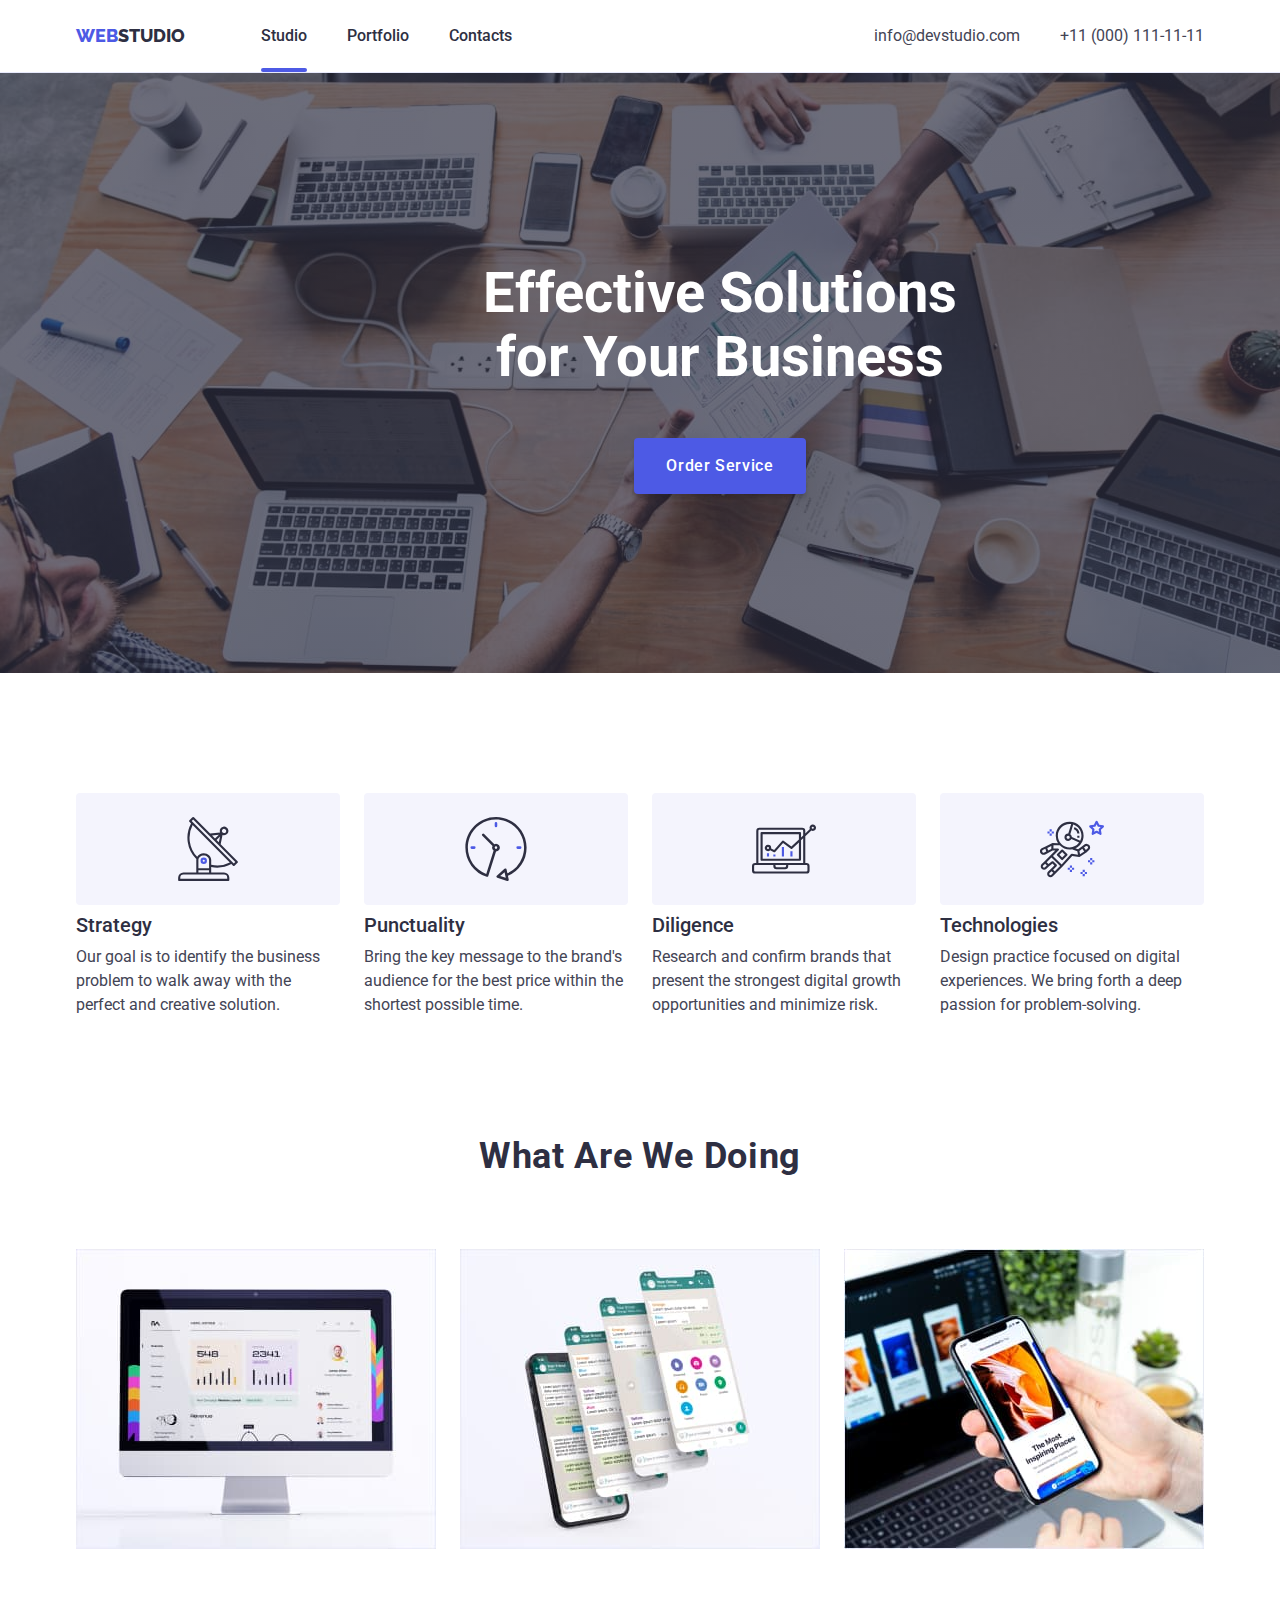
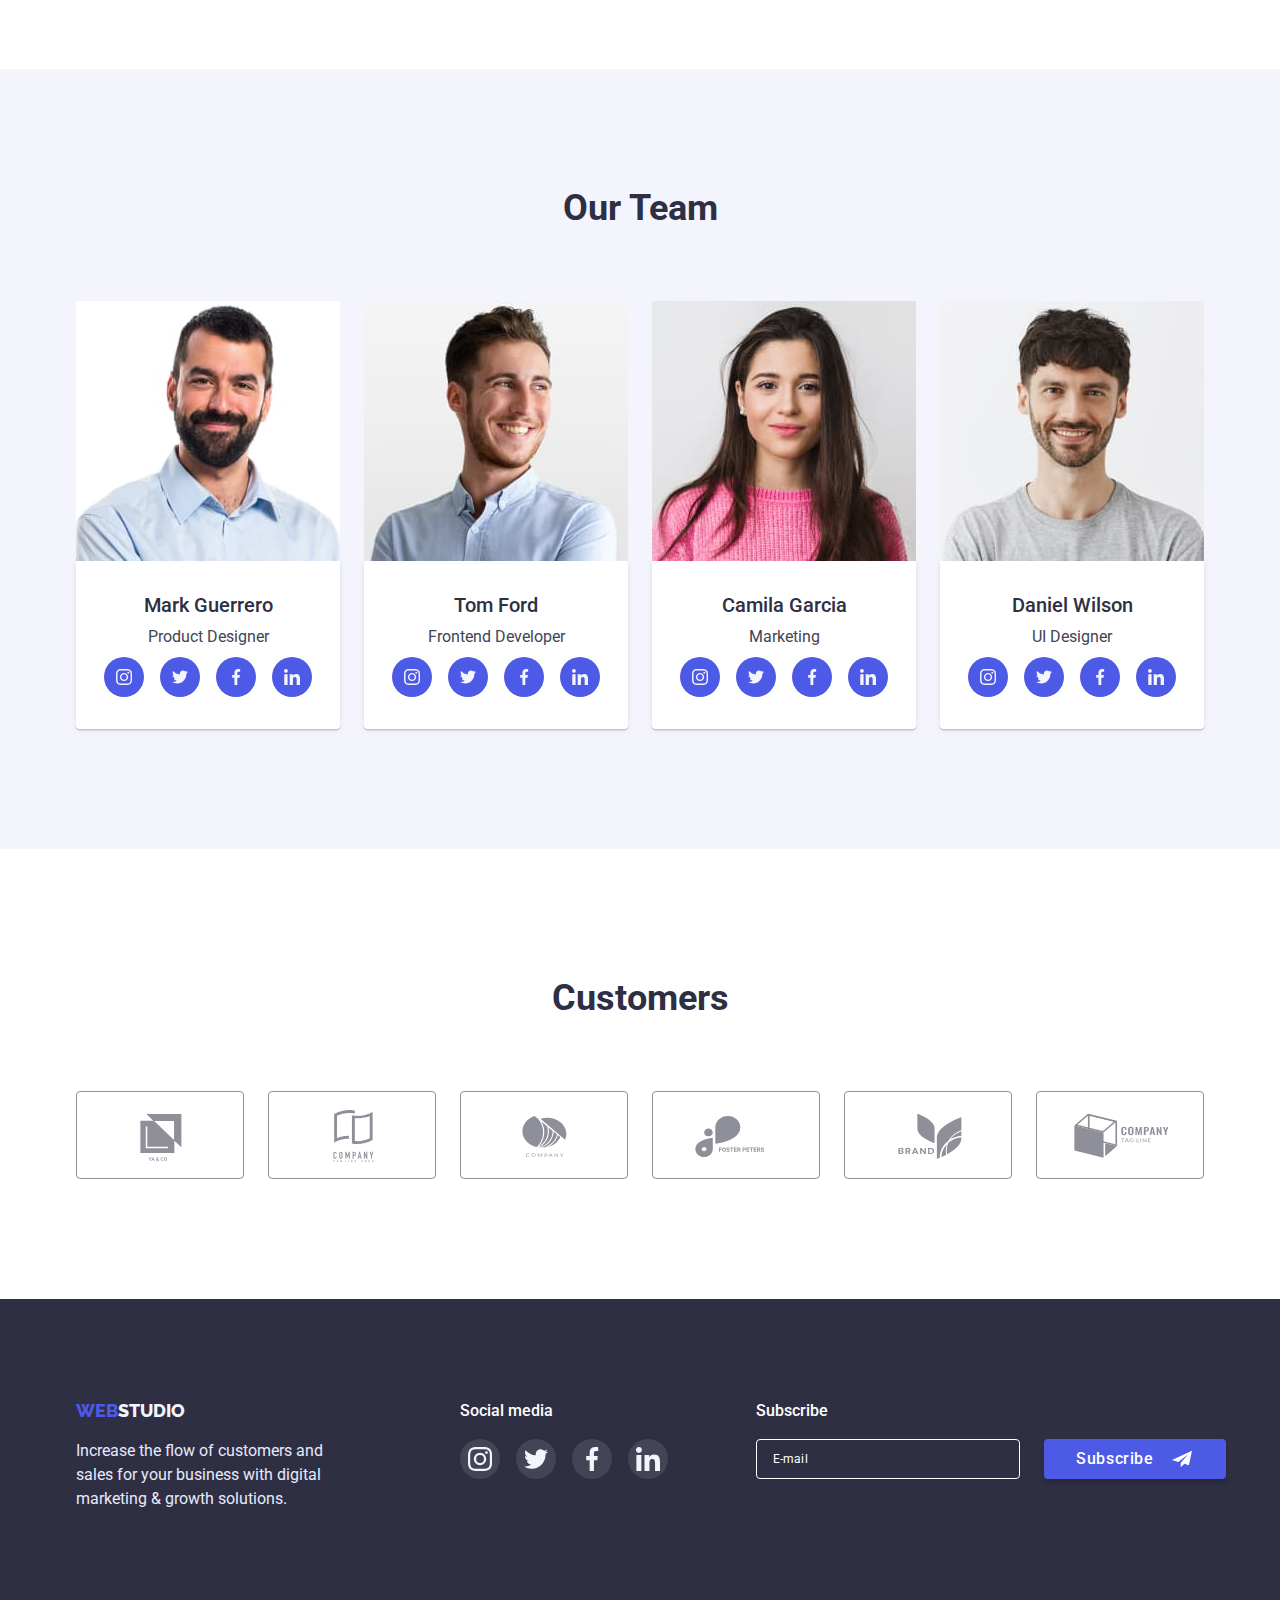
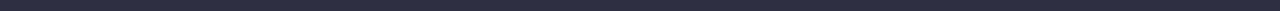
<file: index.html>
<!DOCTYPE html>
<html lang="en">
<head>
    <meta charset="UTF-8">
    <meta http-equiv="X-UA-Compatible" content="IE=edge">
    <meta name="viewport" content="width=device-width, initial-scale=1.0">
    <title>goit-markup-hw-05</title>
    <!-- ====================== Attaching text styles. ====================== -->
    <link rel="preconnect" href="https://fonts.googleapis.com">
    <link rel="preconnect" href="https://fonts.gstatic.com" crossorigin>
    <link href="https://fonts.googleapis.com/css2?family=Raleway:wght@800&family=Roboto:wght@400;500;700;900&display=swap"
        rel="stylesheet">
    <!-- ====================== Normalization. ====================== -->    
    <link rel="stylesheet" href="https://cdnjs.cloudflare.com/ajax/libs/modern-normalize/1.1.0/modern-normalize.min.css">
    <!-- ====================== Attaching a styles file. ====================== -->
    <link rel="stylesheet" href="./css/styles.css">
</head>

<body>

    <!-- ====================== Page header! ====================== -->
    <header class="h-underline">
        <!-- ====================== Main navigation ====================== -->
                  
        <div class="main-nav container">
            <nav class="main-nav">
                <!-- ====================== logo created as a text ====================== -->
                <a href="./index.html" class="link"><span class="logo-web">Web</span><span class="logo-studio-h">Studio</span></a>
            
                    <!-- ====================== Main page navigation ====================== -->
                    <ul class="site-nav link">
                        <li class="site-nav-item item"><a href="./index.html" class="link medium-text nav-index">Studio</a></li> 
                        <li class="item"><a href="./portfolio.html" class="link medium-text">Portfolio</a></li>
                        <li class="item"><a href="" class="link medium-text">Contacts</a></li>
                    </ul>
            </nav>
                    
                    <!-- ====================== Contacts ====================== -->
            
            <address class="adress-nav">
                
                    <ul class="auth-nav link">
                        <li class="item"><a href="mailto:info@devstudio.com" class="link small-text carrent">info@devstudio.com</a></li>
                        <li class="item"><a href="tel:+110001111111" class="link small-text carrent">+11 (000) 111-11-11</a></li>
                    </ul>
                
            </address>
        </div >


    </header>

    <!-- ====================== Unique page content. ====================== -->
    <main>
        
        <!-- ====================== Section 1. Hero. ====================== -->
        <section class="section-double-pad bg-color-h  hero-bg">
            <div class="fool-title">
                <h1 class="hero-title">Effective Solutions</h1>
                <h1 class="hero-title">for Your Business</h1>
            </div>
            
                <button type="button" class="hero-button button-text" data-modal-open>Order Service</button>
            
        </section>

        <!-- ====================== Section 2. Main fitures. ====================== -->
        <section class="section-singl-pad">
            <div class="container">
                <h2 class="invisible"></h2>

                <ul class="privil-list list">

                    <li class="privil-list-item link">
                        <div class="privil-list-link">
                            
                            <svg class="social-list-icon" width="64" height="64">
                                <use href="./images/icons.svg#icon-antenna"></use>
                            </svg>
                        </div>
                            <h3 class="title-third">Strategy</h3>
                            <p class="small-text">Our goal is to identify the business
                            problem to walk away with the perfect and creative solution.</p>
                        
                    </li>

                    <li class="privil-list-item">
                        <div class="privil-list-link">
                            
                            <svg class="social-list-icon" width="64" height="64">
                                <use href="./images/icons.svg#icon-clock"></use>
                            </svg>
                        </div>
                            <h3 class="title-third">Punctuality</h3>
                            <p class="small-text">Bring the key message to the brand's audience for the best price within the shortest possible time.</p>
                        
                    </li>

                    <li class="privil-list-item">
                        <div class="privil-list-link">
                            
                            <svg class="social-list-icon" width="64" height="64">
                                <use href="./images/icons.svg#icon-diagram"></use>
                            </svg>
                        </div>
                            <h3 class="title-third">Diligence</h3>
                            <p class="small-text">Research and confirm brands that present the strongest digital growth opportunities and minimize risk.</p>
                        
                    </li>

                    <li class="privil-list-item">
                        <div class="privil-list-link">
                            
                            <svg class="social-list-icon" width="64" height="64">
                                <use href="./images/icons.svg#icon-astronaut"></use>
                            </svg>
                        </div>
                            <h3 class="title-third">Technologies</h3>
                            <p class="small-text">Design practice focused on digital experiences. We bring forth a deep passion for problem-solving.</p>
                        
                    </li>

                </ul>                
            </div>
        </section>

        <!-- ====================== Section 3. What are we doing. ====================== -->
        <section class="section-double-pad element-direction">
            
                
            
            <div class="container">
                <h2 class="title-second main-text-style">What are we doing</h2>
                <ul class="photo link">
                    <li class="item"><img src="./images/monitor.jpg" alt="monitor" width="360" height="300"></li>
                    <li class="item"><img src="./images/phone.jpg" alt="phone" width="360" height="300"></li>
                    <li class="item"><img src="./images/phon-plus-laptop.jpg" alt="phone and laptop" width="360" height="300"></li>
                </ul>
            </div>
        </section>

        <!-- ====================== Section 4. Our Team. ====================== -->
        <section class="section-double-pad our-team-colors-bg">
            
                
            <!-- Our Team cards -->
            <div class="container">
                <h2 class="title-second">Our Team</h2>
                <ul class="team-cards link">

                    <li class="item">
                        <img src="./images/mark-guerrero.jpg" alt="Product Designer Mark Guerrero" width="264">
                        <div class="card-description">
                            <h3 class="title-third">Mark Guerrero</h3>
                            <p class="small-text-icon">Product Designer</p>

                            <!-- Our Team cards Icon -->
                            <ul class="social-list list">
                                <li class="social-list-iten">
                                    <a href="" class="social-list-link">
                                        <svg class="social-list-icon" width="16" height="16">
                                            <use href="./images/icons.svg#icon-our-team-instagram"></use>
                                        </svg>
                                    </a>
                                </li>

                                <li class="social-list-iten">
                                    <a href="" class="social-list-link">
                                        <svg class="social-list-icon" width="16" height="16">
                                            <use href="./images/icons.svg#icon-our-team-twitter"></use>
                                        </svg>
                                    </a>
                                </li>

                                <li class="social-list-iten">
                                    <a href="" class="social-list-link">
                                        <svg class="social-list-icon" width="16" height="16">
                                            <use href="./images/icons.svg#icon-our-team-facebook"></use>
                                        </svg>
                                    </a>
                                </li>

                                <li class="social-list-iten">
                                    <a href="" class="social-list-link">
                                        <svg class="social-list-icon" width="16" height="16">
                                            <use href="./images/icons.svg#icon-our-team-linkedin"></use>
                                        </svg>
                                    </a>
                                </li>
                                
                            </ul>
                            
                        </div>
                    </li>

                    <li class="item">
                        <img src="./images/tom-ford.jpg" alt="Frontend Developer Tom Ford" width="264">
                        <div class="card-description">
                            <h3 class="title-third">Tom Ford</h3>
                            <p class="small-text-icon">Frontend Developer</p>
                            
                            <!-- Our Team cards Icon -->
                            <ul class="social-list list">
                                <li class="social-list-iten">
                                    <a href="" class="social-list-link">
                                        <svg class="social-list-icon" width="16" height="16">
                                            <use href="./images/icons.svg#icon-our-team-instagram"></use>
                                        </svg>
                                    </a>
                                </li>

                                <li class="social-list-iten">
                                    <a href="" class="social-list-link">
                                        <svg class="social-list-icon" width="16" height="16">
                                            <use href="./images/icons.svg#icon-our-team-twitter"></use>
                                        </svg>
                                    </a>
                                </li>

                                <li class="social-list-iten">
                                    <a href="" class="social-list-link">
                                        <svg class="social-list-icon" width="16" height="16">
                                            <use href="./images/icons.svg#icon-our-team-facebook"></use>
                                        </svg>
                                    </a>
                                </li>

                                <li class="social-list-iten">
                                    <a href="" class="social-list-link">
                                        <svg class="social-list-icon" width="16" height="16">
                                            <use href="./images/icons.svg#icon-our-team-linkedin"></use>
                                        </svg>
                                    </a>
                                </li>
                                
                            </ul>

                        </div>
                    </li>

                    <li class="item">
                        <img src="./images/camila-garcia.jpg" alt="Marketing Camila Garcia" width="264">
                        <div class="card-description">
                            <h3 class="title-third">Camila Garcia</h3>
                            <p class="small-text-icon">Marketing</p>

                            <!-- Our Team cards Icon -->
                            <ul class="social-list list">
                                <li class="social-list-iten">
                                    <a href="" class="social-list-link">
                                        <svg class="social-list-icon" width="16" height="16">
                                            <use href="./images/icons.svg#icon-our-team-instagram"></use>
                                        </svg>
                                    </a>
                                </li>

                                <li class="social-list-iten">
                                    <a href="" class="social-list-link">
                                        <svg class="social-list-icon" width="16" height="16">
                                            <use href="./images/icons.svg#icon-our-team-twitter"></use>
                                        </svg>
                                    </a>
                                </li>

                                <li class="social-list-iten">
                                    <a href="" class="social-list-link">
                                        <svg class="social-list-icon" width="16" height="16">
                                            <use href="./images/icons.svg#icon-our-team-facebook"></use>
                                        </svg>
                                    </a>
                                </li>

                                <li class="social-list-iten">
                                    <a href="" class="social-list-link">
                                        <svg class="social-list-icon" width="16" height="16">
                                            <use href="./images/icons.svg#icon-our-team-linkedin"></use>
                                        </svg>
                                    </a>
                                </li>
                                
                            </ul> 

                        </div>
                    </li>

                    <li class="item">
                        <img src="./images/daniel-wilson.jpg" alt="UI Designer Daniel Wilson" width="264">
                        <div class="card-description">
                            <h3 class="title-third">Daniel Wilson</h3>
                            <p class="small-text-icon">UI Designer</p>

                            <!-- Our Team cards Icon -->
                            <ul class="social-list list">
                                <li class="social-list-iten">
                                    <a href="" class="social-list-link">
                                        <svg class="social-list-icon" width="16" height="16">
                                            <use href="./images/icons.svg#icon-our-team-instagram"></use>
                                        </svg>
                                    </a>
                                </li>

                                <li class="social-list-iten">
                                    <a href="" class="social-list-link">
                                        <svg class="social-list-icon" width="16" height="16">
                                            <use href="./images/icons.svg#icon-our-team-twitter"></use>
                                        </svg>
                                    </a>
                                </li>

                                <li class="social-list-iten">
                                    <a href="" class="social-list-link">
                                        <svg class="social-list-icon" width="16" height="16">
                                            <use href="./images/icons.svg#icon-our-team-facebook"></use>
                                        </svg>
                                    </a>
                                </li>

                                <li class="social-list-iten">
                                    <a href="" class="social-list-link">
                                        <svg class="social-list-icon" width="16" height="16">
                                            <use href="./images/icons.svg#icon-our-team-linkedin"></use>
                                        </svg>
                                    </a>
                                </li>
                                
                            </ul>

                        </div>
                    </li>

                </ul>
            </div>
        </section>

        <!-- ====================== Section 5. Customers. ====================== -->
        <section class="section-double-pad-long-up">
            <div class="container">
                <h2 class="title-second">Customers</h2>
                
                    <ul class="customers-list list">
                        
                        <li class="customers-list-item">
                            <a href="" class="customers-list-link">
                                <svg class="customers-list-icon" width="104" height="56">
                                    <use href="./images/icons.svg#icon-customers-one"></use>
                                </svg>
                            </a>
                        </li>

                        <li class="customers-list-item">
                            <a href="" class="customers-list-link">
                                <svg class="customers-list-icon" width="104" height="56">
                                    <use href="./images/icons.svg#icon-customers-two"></use>
                                </svg>
                            </a>
                        </li>

                        <li class="customers-list-item">
                            <a href="" class="customers-list-link">
                                <svg class="customers-list-icon" width="104" height="56">
                                    <use href="./images/icons.svg#icon-customers-three"></use>
                                </svg>
                            </a>
                        </li>

                        <li class="customers-list-item">
                            <a href="" class="customers-list-link">
                                <svg class="customers-list-icon" width="104" height="56">
                                    <use href="./images/icons.svg#icon-customers-four"></use>
                                </svg>
                            </a>
                        </li>

                        <li class="customers-list-item">
                            <a href="" class="customers-list-link">
                                <svg class="customers-list-icon" width="104" height="56">
                                    <use href="./images/icons.svg#icon-customers-five"></use>
                                </svg>
                            </a>
                        </li>

                        <li class="customers-list-item">
                            <a href="" class="customers-list-link">
                                <svg class="customers-list-icon" width="104" height="56">
                                    <use href="./images/icons.svg#icon-customers-six"></use>
                                </svg>
                            </a>
                        </li>
                    </ul>                   
            
            </div>
        </section>

    </main>

    <!-- ============================= Footer. ============================= -->
    <footer class="section-f-double-pad bg-color-f">
        
        <div class="container footer-box">

            <div class="logo-f-size">
                <a href="./index.html" class="link"><span class="logo-web">Web</span><span class="logo-studio-f">Studio</span></a>
                <p class="footer-text">
                    Increase the flow of customers and <br> sales for your business with digital <br> marketing & growth solutions. 
                </p>
            </div>

            <div class="foter-cosial-media">
                <p class="medium-text-footer-social">Social media</p>

                <ul class="social-list list">

                    <li class="social-list-iten">
                        <a href="" class="social-list-link-f">
                            <svg class="social-list-icon" width="24" height="24">
                                <use href="./images/icons.svg#icon-our-team-instagram"></use>
                            </svg>
                        </a>
                    </li>

                    <li class="social-list-iten">
                        <a href="" class="social-list-link-f">
                            <svg class="social-list-icon" width="24" height="24">
                                <use href="./images/icons.svg#icon-our-team-twitter"></use>
                            </svg>
                        </a>
                    </li>

                    <li class="social-list-iten">
                        <a href="" class="social-list-link-f">
                            <svg class="social-list-icon" width="24" height="24">
                                <use href="./images/icons.svg#icon-our-team-facebook"></use>
                            </svg>
                        </a>
                    </li>

                    <li class="social-list-iten">
                        <a href="" class="social-list-link-f">
                            <svg class="social-list-icon" width="24" height="24">
                                <use href="./images/icons.svg#icon-our-team-linkedin"></use>
                            </svg>
                        </a>
                    </li>
                    
                </ul>

            </div>

            <!-- ============================= Footer Subscribe form. ============================= -->
            
            <div class="footer-subscribe-form">
                <p class="medium-text-footer-social">Subscribe</p>
                <label class="footer-input-area">
                    
                    <input 
                        type="text"
                        name="user_email" 
                        type="email" 
                        class="footer-email-input" 
                        placeholder="E-mail"
                    />
                    <button type="submit" class="subscribe-button">Subscribe
                        <svg class="subscribe-btm-icon" width="24" height="20">
                            <use href="./images/icons.svg#icon-plane"></use>
                        </svg>
                    </button>
                    
                </label>
                
            </div>

        </div>
          
    </footer>

    <!-- ============================= Modal windov. ============================= -->
    <div class="backdrop is-hidden" data-modal>
        <div class="modal">
            
            <!-- ============================= Closing buttom. ============================= -->
            <button type="button" class="modal-close-btm" data-modal-close>
                <svg class="modal-close-btm-icon" width="8" height="8">
                    <use href="./images/icons.svg#icon-close-modal"></use>
                </svg>
            </button>

            <!-- ============================= Modal window contacts form. ============================= -->
            <form class="contact-form">
                <p class="medium-text-modal">Leave your contacts and we will call you back</p>

                <label class="contact-form-label">
                    
                    <span class="contact-form-text-description">Name</span>
                    <span class="modal-form-input-wrapper">
                        <input 
                            name="user_name" 
                            type="text" 
                            class="contact-form-input" 
                            placeholder="Alex Stepchuk" 
                            required
                            minlength="2" 
                            required    
                            pattern="[a-zA-Zа-яА-Я]+"                   
                        />
    
                        <svg class="modal-form-input-icon">
                            <use href="./images/icons.svg#icon-man" class=""></use>
                        </svg>
                    </span>

                </label>

               <label  class="contact-form-label">
                    
                    <span class="contact-form-text-description">Phone</span>
                    <span  class="modal-form-input-wrapper">
                        <input 
                            name="user_phone" 
                            type="tel" 
                            class="contact-form-input" 
                            placeholder="(066)-184-20-41"                        
                            required
                            pattern="[0-9]{3}-[0-9]{3}-[0-9]{2}-[0-9]{2}"
                            title="(xxx)-xxx-xx-xx"
                        />
    
                        <svg class="modal-form-input-icon">
                            <use href="./images/icons.svg#icon-phone" class=""></use>
                        </svg>
                    </span>
               </label>

                <label class="contact-form-label">
                    
                    <span class="contact-form-text-description">Email</span>
                    <span class="modal-form-input-wrapper">
                        <input 
                            name="user_email" 
                            type="email" 
                            class="contact-form-input" 
                            placeholder="+reception@ukr.net"                  
                        />
    
                        <svg class="modal-form-input-icon">
                            <use href="./images/icons.svg#icon-letter" class=""></use>
                        </svg>
                    </span>
                </label >

                <label class="contact-form-label-c">
                    
                    <span class="contact-form-text-description">Comment</span><textarea 
                        name="user_message" 
                        class="contact-form-msg" 
                        placeholder="Text input"
                    ></textarea>

                </label>

                <div class="contact-customers-agreement">

                        <input 
                            id="user_policy" 
                            type="checkbox" 
                            class="customers-check visually-hidden"
                        />
                        <label for="user_policy" class="contact-form-text-description-c">
                            
                            I accept the terms and conditions of the &nbsp <a href="" class="privacy-policy">Privacy Policy</a>
                        </label>
                    
                </div>
                
                <div class="contact-form-btm-wrapper">
                    <button type="submit" class="contact-form-btm">Send</button>
                </div>
            </form>
        </div>
    </div>
    <script src="./js/modal.js"></script>
</body>
</html>
</file>
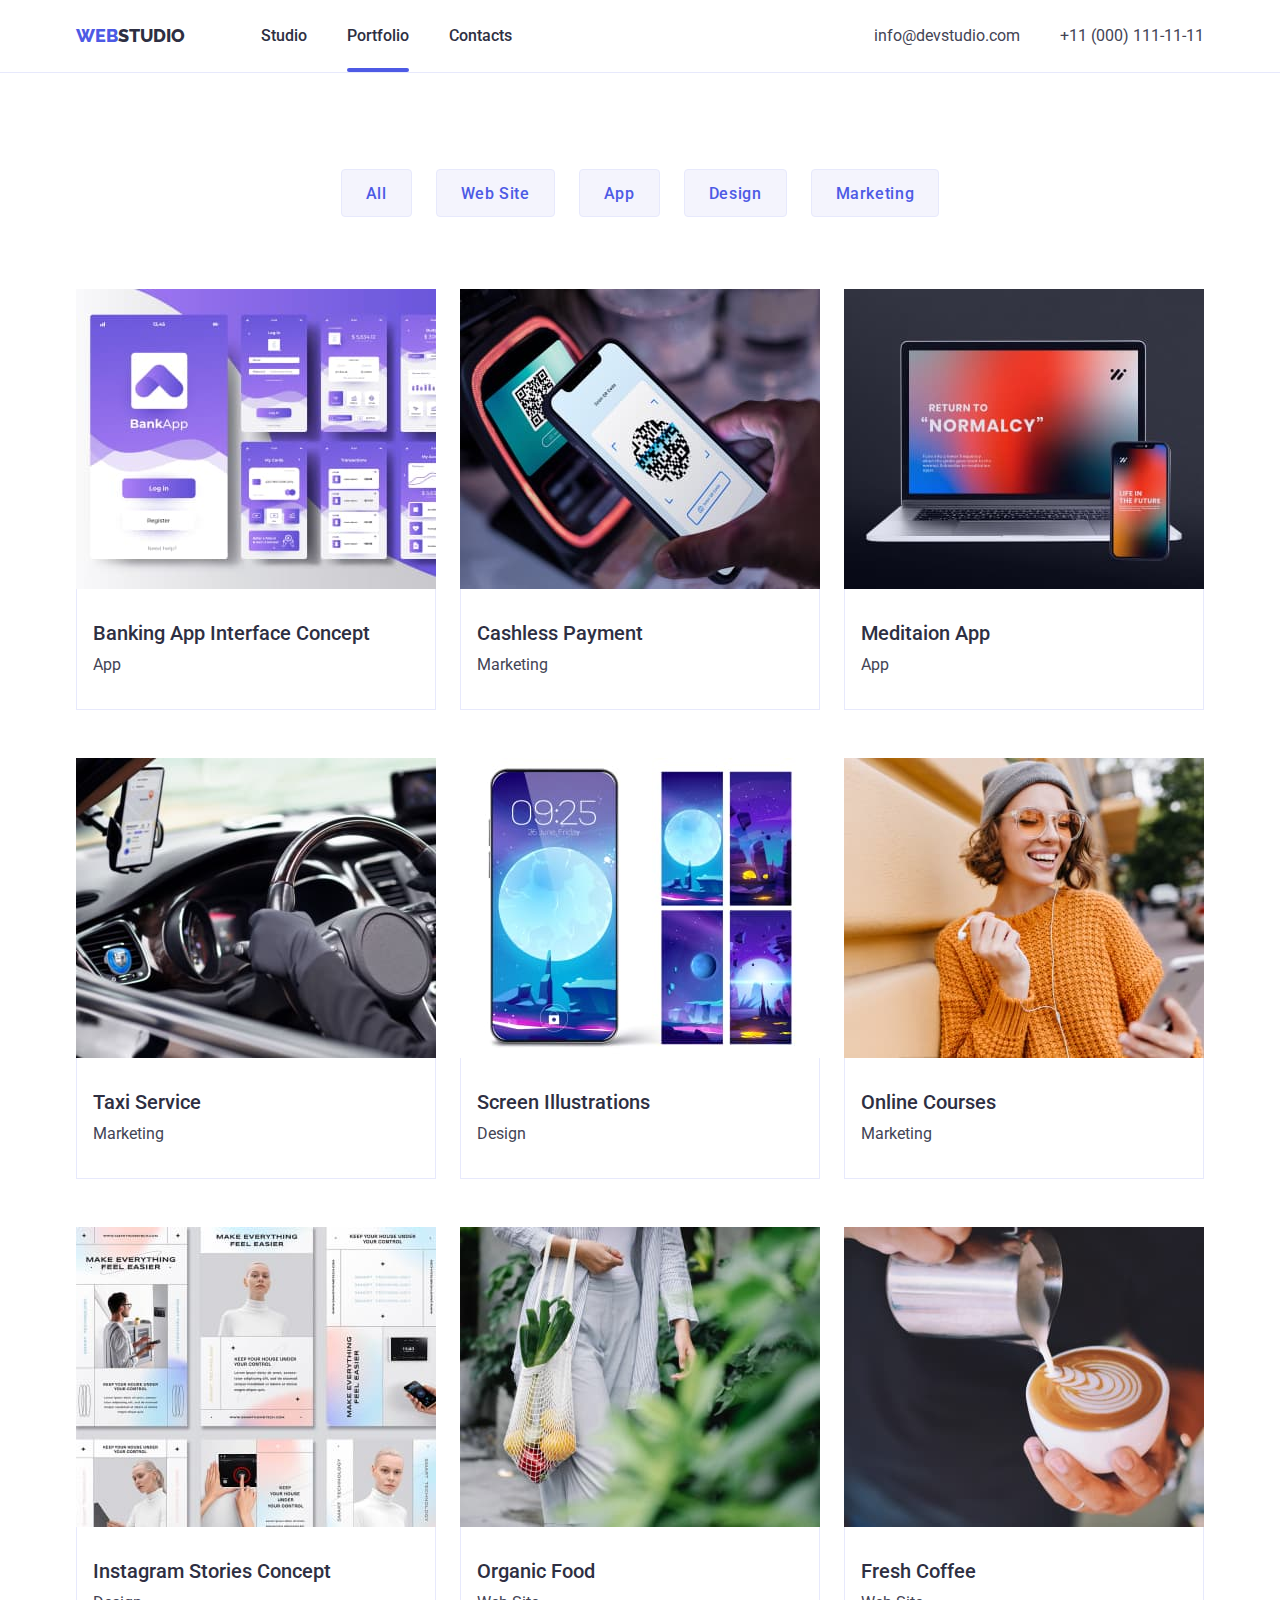
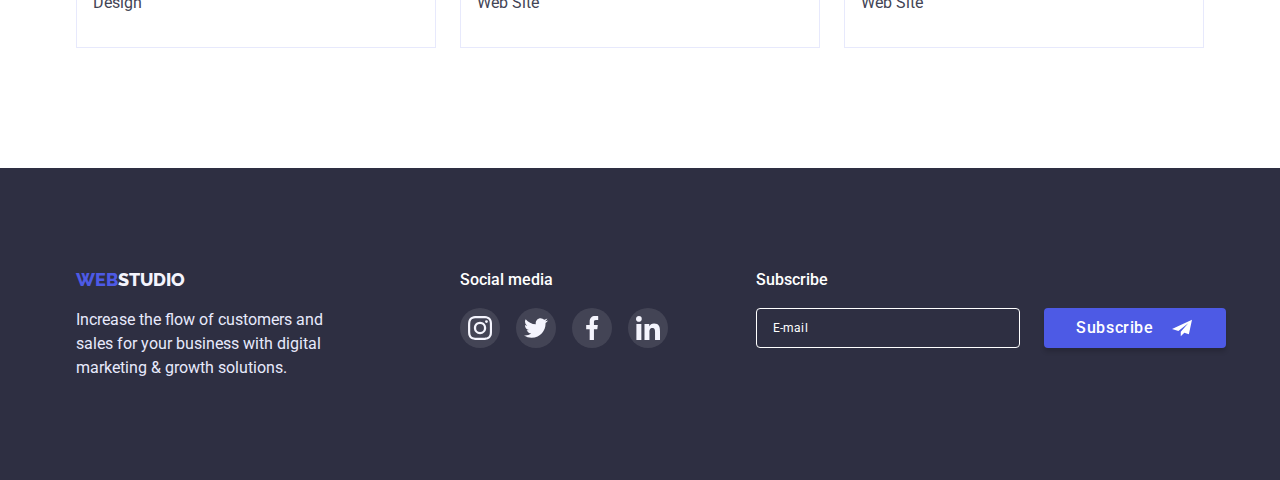
<file: portfolio.html>
<!DOCTYPE html>
<html lang="en">
<head>
    <meta charset="UTF-8">
    <meta http-equiv="X-UA-Compatible" content="IE=edge">
    <meta name="viewport" content="width=device-width, initial-scale=1.0">
    <title>Portfolio</title>
    <!-- ====================== Attaching text styles. ====================== -->
    <link rel="preconnect" href="https://fonts.googleapis.com">
    <link rel="preconnect" href="https://fonts.gstatic.com" crossorigin>
    <link href="https://fonts.googleapis.com/css2?family=Raleway:wght@800&family=Roboto:wght@400;500;700;900&display=swap"
        rel="stylesheet">
    <!-- ====================== Normalization. ====================== -->    
    <link rel="stylesheet" href="https://cdnjs.cloudflare.com/ajax/libs/modern-normalize/1.1.0/modern-normalize.min.css">
    <!-- ====================== Attaching a styles file. ====================== -->
    <link rel="stylesheet" href="./css/styles.css">
</head>

<body>
    
    <!-- ====================== Page header! ====================== -->
    <header class="h-underline">
        <!-- ====================== Main navigation ====================== -->
                  
        <div class="main-nav container">
            <nav class="main-nav">
                <!-- ====================== logo created as a text ====================== -->
                <a href="./index.html" class="link"><span class="logo-web">Web</span><span class="logo-studio-h">Studio</span></a>
            
                    <!-- ====================== Main page navigation ====================== -->
                    <ul class="site-nav link">
                        <li class="item"><a href="./index.html" class="link medium-text">Studio</a></li> 
                        <li class="site-nav-item item"><a href="./portfolio.html" class="link medium-text nav-index">Portfolio</a></li>
                        <li class="item"><a href="" class="link medium-text">Contacts</a></li>
                    </ul>
            </nav>
                    
                    <!-- ====================== Contacts ====================== -->
            
            <address class="adress-nav">
                
                    <ul class="auth-nav link">
                        <li class="item"><a href="mailto:info@devstudio.com" class="link small-text carrent">info@devstudio.com</a></li>
                         <li class="item"><a href="tel:+110001111111" class="link small-text carrent">+11 (000) 111-11-11</a></li>
                    </ul>
                
            </address>
        </div >
        
    </header>
    <!-- ====================== Main oraginal conten ====================== -->
    <main>

        <!-- ====================== Main section ====================== -->
        <section class="portfolio-section">

            <!-- ====================== Top menu filter ====================== -->
        <div class="container element-direction">
            <div class="b-positionong">
                <ul class="btm link">
                    <li class="item"><button type="button" class="button-nav button-text">All</button></li>
                    <li class="item"><button type="button" class="button-nav button-text">Web Site</button></li>
                    <li class="item"><button type="button" class="button-nav button-text">App</button></li>
                    <li class="item"><button type="button" class="button-nav button-text">Design</button></li>
                    <li class="item"><button type="button" class="button-nav button-text">Marketing</button></li>
                </ul>
            </div>
                
        <!-- Portfolio cards space -->

            <div>
                <ul class="card-set">
                    <li class="item">
                        <a href="" class="link">
                            <div class="wrapper">
                                <img src="./images/portfolio/bank-app.jpg" alt="banking applications" width="360" height="300">
                                <p class="overley small-text">
                                    Lorem ipsum dolor sit amet consectetur adipisicing elit. Vel odio delectus consequuntur rem tempora praesentium omnis nam expedita corrupti minus!
                                </p>
                            </div>
                            <div class="card-set-description"> 
                                <h2 class="title-third">Banking App Interface Concept</h2>
                                <p class="small-text">App</p>
                            </div>
                        </a>                        
                    </li>
    
                    <li class="item">
                        <a href="" class="link">
                            <div class="wrapper">
                                <img src="./images/portfolio/mobile-in-car.jpg" alt="banking applications" width="360" height="300">
                                <p class="overley small-text">
                                    Lorem ipsum dolor sit amet consectetur adipisicing elit. Vel odio delectus consequuntur rem tempora praesentium omnis nam expedita corrupti minus!
                                </p>
                            </div>
                            <div class="card-set-description"> 
                                <h2 class="title-third">Cashless Payment</h2>
                                <p class="small-text">Marketing</p>
                            </div>
                        </a> 
                    </li>
    
                    <li class="item">
                        <a href="" class="link">
                            <div class="wrapper">
                                <img src="./images/portfolio/laptop.jpg" alt="banking applications" width="360" height="300">
                                <p class="overley small-text">
                                    Lorem ipsum dolor sit amet consectetur adipisicing elit. Vel odio delectus consequuntur rem tempora praesentium omnis nam expedita corrupti minus!
                                </p>
                            </div>
                            <div class="card-set-description">
                                <h2 class="title-third">Meditaion App</h2>
                                <p class="small-text">App</p>
                            </div>
                        </a> 
                    </li>
    
                    <li class="item">
                        <a href="" class="link">
                            <div class="wrapper">
                                <img src="./images/portfolio/steering-wheel.jpg" alt="banking applications" width="360" height="300">
                                <p class="overley small-text">
                                    Lorem ipsum dolor sit amet consectetur adipisicing elit. Vel odio delectus consequuntur rem tempora praesentium omnis nam expedita corrupti minus!
                                </p>
                            </div>
                            <div class="card-set-description">
                                <h2 class="title-third">Taxi Service</h2>
                                <p class="small-text">Marketing</p>
                            </div>
                        </a>
                    </li>
    
                    <li class="item">
                        <a href="" class="link">
                            <div class="wrapper">
                                <img src="./images/portfolio/mobile-pic.jpg" alt="banking applications" width="360" height="300">
                                <p class="overley small-text">
                                    Lorem ipsum dolor sit amet consectetur adipisicing elit. Vel odio delectus consequuntur rem tempora praesentium omnis nam expedita corrupti minus!
                                </p>
                            </div>
                            <div class="card-set-description">
                                <h2 class="title-third">Screen Illustrations</h2>
                                <p class="small-text">Design</p>
                            </div>
                        </a>
                    </li>

                    <li class="item">
                        <a href="" class="link">
                            <div class="wrapper">
                                <img src="./images/portfolio/young-girl.jpg" alt="banking applications" width="360" height="300">
                                <p class="overley small-text">
                                    Lorem ipsum dolor sit amet consectetur adipisicing elit. Vel odio delectus consequuntur rem tempora praesentium omnis nam expedita corrupti minus!
                                </p>
                            </div>
                            <div class="card-set-description">
                                <h2 class="title-third">Online Courses</h2>
                                <p class="small-text">Marketing</p>
                            </div>
                        </a>
                    </li>
    
                    <li class="item">
                        <a href="" class="link">
                            <div class="wrapper">
                                <img src="./images/portfolio/portret-pic.jpg" alt="design of stories for Instagram" width="360" height="300">
                                <p class="overley small-text">
                                    Lorem ipsum dolor sit amet consectetur adipisicing elit. Vel odio delectus consequuntur rem tempora praesentium omnis nam expedita corrupti minus!
                                </p>
                            </div>
                            <div class="card-set-description">
                                <h2 class="title-third">Instagram Stories Concept</h2>
                                <p class="small-text">Design</p>
                            </div>
                        </a>
                    </li>
    
                    <li class="item">
                        <a href="" class="link">
                            <div class="wrapper">
                                <img src="./images/portfolio/mesh-beg.jpg" alt="banking applications" width="360" height="300">
                                <p class="overley small-text">
                                    Lorem ipsum dolor sit amet consectetur adipisicing elit. Vel odio delectus consequuntur rem tempora praesentium omnis nam expedita corrupti minus!
                                </p>
                            </div>
                            <div class="card-set-description">
                                <h2 class="title-third">Organic Food</h2>
                                <p class="small-text">Web Site</p>
                            </div>
                        </a>
                    </li>
    
                    <li class="item">
                        <a href="" class="link">
                            <div class="wrapper">
                                <img src="./images/portfolio/cup-of-coffee.jpg" alt="banking applications" width="360" height="300">
                                <p class="overley small-text">
                                    Lorem ipsum dolor sit amet consectetur adipisicing elit. Vel odio delectus consequuntur rem tempora praesentium omnis nam expedita corrupti minus!
                                </p>
                            </div>
                            <div class="card-set-description">
                                <h2 class="title-third">Fresh Coffee</h2>
                            <p class="small-text">Web Site</p>
                            </div>
                        </a>
                    </li>
                </ul>
            </div>
        </div>
        </section>
        
    </main>

    <!-- ====================== Page footer! ====================== -->
    <footer class="section-f-double-pad bg-color-f">
        
        <div class="container footer-box">

            <div class="logo-f-size">
                <a href="./index.html" class="link"><span class="logo-web">Web</span><span class="logo-studio-f">Studio</span></a>
                <p class="footer-text">
                    Increase the flow of customers and <br> sales for your business with digital <br> marketing & growth solutions. 
                </p>
            </div>

            <div class="foter-cosial-media">
                <p class="medium-text-footer-social">Social media</p>

                <ul class="social-list list">

                    <li class="social-list-iten">
                        <a href="" class="social-list-link-f">
                            <svg class="social-list-icon" width="24" height="24">
                                <use href="./images/icons.svg#icon-our-team-instagram"></use>
                            </svg>
                        </a>
                    </li>

                    <li class="social-list-iten">
                        <a href="" class="social-list-link-f">
                            <svg class="social-list-icon" width="24" height="24">
                                <use href="./images/icons.svg#icon-our-team-twitter"></use>
                            </svg>
                        </a>
                    </li>

                    <li class="social-list-iten">
                        <a href="" class="social-list-link-f">
                            <svg class="social-list-icon" width="24" height="24">
                                <use href="./images/icons.svg#icon-our-team-facebook"></use>
                            </svg>
                        </a>
                    </li>

                    <li class="social-list-iten">
                        <a href="" class="social-list-link-f">
                            <svg class="social-list-icon" width="24" height="24">
                                <use href="./images/icons.svg#icon-our-team-linkedin"></use>
                            </svg>
                        </a>
                    </li>
                    
                </ul>

            </div>

            <!-- ============================= Footer Subscribe form. ============================= -->
            
            <div class="footer-subscribe-form">
                <p class="medium-text-footer-social">Subscribe</p>
                <label class="footer-input-area">
                    
                    <input 
                        type="text"
                        name="user_email" 
                        type="email" 
                        class="footer-email-input" 
                        placeholder="E-mail"
                    />
                    <button type="submit" class="subscribe-button">Subscribe
                        <svg class="subscribe-btm-icon" width="24" height="20">
                            <use href="/images/icons.svg#icon-plane"></use>
                        </svg>
                    </button>
                    
                </label>
                
            </div>

        </div>
          
    </footer>
</body>
</html>
</file>
<file: css/styles.css>
/* ====================== Stule Guide (colors) ====================== */

/* ====================== Оголошуємо змінні CSS ====================== */
:root {
    --primary-brand-color: #4D5AE5;
    --primary-brand-color-a: rgba(64, 75, 191, 0.9);
    --pressed-state-color: #404bbf;
    --hero-text-color: #ffffff;
    --dark-color: #2e2f42;
    --dark-color-rgba: rgba(47, 47, 66, 0.5);
    --success-color: #31D0AA;
    --text-color: #434455;
    --subtle-text-color: #8E8F99;
    --accent-color: #E7E9FC;
    --light-colors: #F4F4FD;
    --modal-window: #FCFCFC;
    
    --space-under-section: 120px;

    --transition-var: 250ms cubic-bezier(0.4, 0, 0.2, 1)
}

/* ====================== Body global stylea! ====================== */
html {
    box-sizing: border-box;
}

*,
*::before,
*::after {
    box-sizing: inherit;
}

body {
    font-family: 'roboto', sans-serif;
    color: var(--dark-color);
}

h1, h2, h3, p {
    margin-top: 0px;
    margin-bottom: 0px;
}

ul, ol {
    margin-top: 0px;
    margin-bottom: 0px;
    padding-left: 0px;
}

img {
    display: block;
    margin-right: 0px;
}

button {
    cursor: pointer;
}

/* ====================== Text Guide ====================== */

/* Global main paramrters for text */
.main-text-style {
    font-style: normal;
    letter-spacing: 0.02em;
}

/* H1 style */
.hero-title {
    
    margin-top: 0px;
    margin-bottom: 0px;
    text-align: center;
    font-size: 56px;
    line-height: 1.15;    
    color: var(--hero-text-color);
}

.fool-title {
    margin-bottom: 48px;
}

/* H2 style */
.title-second {
    text-align: center;
    margin-bottom: 72px;

    font-size: 36px;
    line-height: 1.11;
    text-transform: capitalize;   
}

/* H3 style */
.title-third {
    margin-top: 0px;
    margin-bottom: 8px;
    font-weight: 500;
    font-size: 20px;
    line-height: 1.2;
    color: var(--dark-color);
}

/* Body text style */
.small-text {
    margin-top: 0px;
    margin-bottom: 0px;

    font-size: 16px;
    line-height: 1.5;
    color: var(--text-color);
}


/* Body text style 2 */
.medium-text {
    font-weight: 500;
    font-size: 16px;
    line-height: 1.5;
    color: var(--dark-color);
}

/* Footer text */
.footer-text {
    min-width: 264px;
    padding-top: 16px;
    font-size: 16px;
    line-height: 1.5;
    color: var(--accent-color);

}

/* Text style Footwr social media before list of icon */
.medium-text-footer-social {
    /* display: block; */
    font-weight: 500;
    font-size: 16px;
    line-height: 1.5;
    margin-bottom: 16px;
    color: var(--hero-text-color);
}

/* ====================== Universal Container ====================== */

.container {
    margin-left: auto;
    margin-right: auto;
    width: 1158px; 
    padding-left: 15px;
    padding-right: 15px;
}

.section-singl-pad {
    padding-top: 120px;   
}

.section-double-pad {
    padding-top: 120px;
    padding-bottom: 120px;
}

.section-f-double-pad {
    padding-top: 100px;
    padding-bottom: 100px;
}

.portfolio-section {
    padding-top: 96px;
    padding-bottom: 120px;
}

.h-underline {
    border-bottom: 1px solid var(--accent-color);
}

.visually-hidden {
    position: absolute;
    width: 1px;
    height: 1px;
    margin: -1px;
    padding: 0px;
    overflow: hidden;
    border: 0px;
    clip: rect(0 0 0 0);
}

/* ====================== main page hero button ====================== */

/* Button text style */
.button-text {
    font-family: 'Roboto', sans-serif;
    font-weight: 500;
    font-size: 16px;
    line-height: 1.5;
    letter-spacing: 0.04em; 
    color: var(--primary-brand-color);
}

/* Hero-button text style */
.hero-button {
    display: block;
    margin-left: auto;
    margin-right: auto;
    padding: 16px 32px;

    font-weight: 500;
    font-size: 16px;
    line-height: 1.5;
    letter-spacing: 0.04em; 
    color: var(--hero-text-color);
    background-color: var(--primary-brand-color);
    border: none;
    cursor: pointer;
    box-shadow: 0px 4px 4px rgba(0, 0, 0, 0.15);
    border-radius: 4px;

    transition: color var(--transition-var), background-color var(--transition-var);
}

.hero-button:focus,
.hero-button:hover {
    color: var(--accent-color);
    background-color: var(--pressed-state-color);
}

/* ====================== logo ====================== */
.logo-web {
    font-family: 'Raleway', sans-serif;
    font-style: normal;
    font-weight: 800;
    font-size: 18px;
    line-height: 1.33;
    color: var(--primary-brand-color); 
    text-transform: uppercase;
}

.logo-studio-h {
    font-family: 'Raleway', sans-serif;
    font-style: normal;
    font-weight: 800;
    font-size: 18px;
    line-height: 1.33;
    color: var(--dark-color);
    text-transform: uppercase;
    
}

.logo-studio-f {
    font-family: 'Raleway', sans-serif;
    font-style: normal;
    font-weight: 800;
    font-size: 18px;
    line-height: 1.33;
    color: var(--light-colors);
    text-transform: uppercase;
}

/* ====================== BG section Colors ====================== */
/* Page header style */
.bg-color-h {
    margin-left: auto;
    margin-right: auto;
    
    padding-top: 188px;
    padding-bottom: 188px;
    
    background-color: var(--dark-color);
}

.bg-color-f {      
    background-color: var(--dark-color);
}

/* BG section Our Team */
.our-team-colors-bg {
     background-color: var(--light-colors);
}


/* ====================== Link and list ====================== */
/* Link style */
.link {
    font-style: normal;
    text-decoration: none;
    list-style: none;
    padding: 0px;
    margin: 0px;
}

.list {
    list-style: none;
}
/* ====================== Site Navigation ====================== */

/* Main mav */

.main-nav {
    display: flex;
    align-items: center; 
}

.site-nav {
    /* position: relative; */
    display: flex;
    margin-left: 76px;
}

.site-nav .item + .item {
    margin-left: 40px;
}

.site-nav .link {
    display: block;
    padding-top: 24px;
    padding-bottom: 24px;
    transition: color var(--transition-var);
    
}

.site-nav .link:hover,
.site-nav .link:focus {
    color: var(--primary-brand-color);    
}

/* A highlighted link to the active page */
.site-nav .carrent {
    color: blue;
}

.site-nav-item {
    display: block;
}

.site-nav-item {
    position: relative;
}

.nav-index::after {
    position: absolute;
    content: '';
    display: block;
    width: 100%;
    height: 4px;
    margin: 0 auto; 
    left: 0;
    bottom: 0;
    background-color: var(--primary-brand-color);
    border-radius: 2px;
}


/* ====================== Hero. ====================== */

.hero-bg {
    background-image: linear-gradient(rgba(46, 47, 66, 0.7), rgba(46, 47, 66, 0.7)), url(../images/hero/fon-pic-ofice-people.jpg);
    width: 1440px;
    height: 600px;
    background-repeat: no-repeat;
    background-position: center center;
    background-size: cover;
}

/* ====================== Section 2. Privilegis. ====================== */

.privil-list {
    display: flex;
    justify-content: center;
    gap: 24px;
}

.privil-list-link {
    display: flex;
    justify-content: center;
    align-items: center;
    width: 264px;
    height: 112px;
    margin-bottom: 8px;
    background-color: var(--light-colors);
    border-radius: 4px;
}

/* ====================== Section 3. What are we doing. ====================== */

.photo {
    display: flex;
}

.photo .item + .item {
    margin-left: 24px;
}

/* ====================== Section 4. Our Team. ====================== */

.team-cards {
    text-align: center;
    display: flex;
    
}

.team-cards .item + .item {
    margin-left: 24px;
}


.card-description {
    padding-top: 32px;
    padding-bottom: 32px;
    background-color: #fff;
    box-shadow: 0px 1px 6px rgba(46, 47, 66, 0.08), 0px 1px 1px rgba(46, 47, 66, 0.16), 0px 2px 1px rgba(46, 47, 66, 0.08);
    border-radius: 0px 0px 4px 4px;
}

.social-list {
    display: flex;
    justify-content: center;
    gap: 16px;
}

.social-list-link {
    display: flex;
    justify-content: center;
    align-items: center;
    width: 40px;
    height: 40px;
    border-radius: 50%;
    background-color: var(--primary-brand-color);
    transition: background-color var(--transition-var);
}

.social-list-link:focus,
.social-list-link:hover {
    background-color: var(--pressed-state-color);
}

.small-text-icon {
    margin-top: 0px;
    margin-bottom: 0px;

    font-size: 16px;
    line-height: 1.5;
    color: var(--text-color);
    margin-bottom: 8px;
}

.social-list-icon {
    fill: var(--light-colors);
}
/* ====================== Section 5. Customers. ====================== */

.section-double-pad-long-up {
    padding-top: 130px;
    padding-bottom: 120px;
}

.customers-list {
    display: flex;
    justify-content: center;
    gap: 24px;
}

.customers-list-item {
    display: flex;
}

.customers-list-link {
    display: flex;
    justify-content: center;
    align-items: center;
    width: 168px;
    height: 88px;
    border: 1px solid var(--subtle-text-color);
    border-radius: 4px;
    transition: border-color var(--transition-var);
}

.customers-list-icon {
    fill: var(--subtle-text-color);
    transition: fill var(--transition-var);
}

.customers-list-link:focus,
.customers-list-link:hover {
    border-color: var(--primary-brand-color);
   
}

.customers-list-link:focus .customers-list-icon,
.customers-list-link:hover .customers-list-icon {
    fill: var(--primary-brand-color);
} 

/* ====================== Footer. ====================== */

.logo-footer {
    padding-bottom: 16px;
    display: block;
}

.footer-box {
    display: flex;
}

.foter-cosial-media {
    margin-left: 120px;
}

.social-list-link-f {
    display: flex;
    justify-content: center;
    align-items: center;
    width: 40px;
    height: 40px;
    border-radius: 50%;
    background-color: rgba(255, 255, 255, 0.1);
    transition: background-color var(--transition-var);
}

.social-list-link-f:focus,
.social-list-link-f:hover {
    background-color: var(--success-color);    
}

.subscribe-form {
    display: flex;
    width: 25%;
    height: 40px;
    margin-top: 40px;
    margin-left: 20px;
    background-color: #fff;
    outline: 1px solid tomato;
}

/* Footer subscribe form */
.footer-subscribe-form {
    display: flex;
    flex-direction: column;
    
    margin-left: 88px;
}

.subscribe-input-btm-block {
    display: flex;
}

.footer-input-area {
    display: flex;
}

.footer-email-input {
    position: relative;

    min-width: 264px;
    height: 40px;
    
    padding: 8px 16px;

    font-size: 12px;
    line-height: 1.16;
    letter-spacing: 0.01em;

    border: 1px solid #fff;
    border-radius: 4px; 
    color: #fff;
    background-color: var(--dark-color);
}

.footer-email-input::placeholder {
    color: #fff;
}

.subscribe-button {
    display: flex;
    margin-left: 24px;
    
    min-width: 156px;
    height: 40px;
    align-self: center;
    align-items: center;
    padding: 16px 32px;

    font-weight: 500;
    font-size: 16px;
    line-height: 1.5;
    letter-spacing: 0.04em; 
    color: var(--hero-text-color);
    background-color: var(--primary-brand-color);
    border: none;
    cursor: pointer;
    box-shadow: 0px 4px 4px rgba(0, 0, 0, 0.15);
    border-radius: 4px;
    fill: #fff;
    transition: background-color var(--transition-var);
}

.subscribe-btm-icon {
    margin-left: 16px;
}

.subscribe-button:hover,
.subscribe-button:focus {
    background-color: var(--pressed-state-color);
}

/* ====================== Adress Activation ====================== */

.adress-nav {
    margin-left: auto;
    display: flex;
    transition: color var(--transition-var);
}

.adress-nav .link:hover,
.adress-nav .link:focus {
    color: var(--primary-brand-color);
    
}

.auth-nav {
    display: flex;
}

.auth-nav .link {
    display: block;
    padding-top: 24px;
    padding-bottom: 24px;
}
.auth-nav .item + .item {
    margin-left: 40px;
}
/* ====================== Portfolio button menu navigation ====================== */

.element-direction {
    flex-direction: column;
}

.b-positionong {
    justify-content: center;
    margin-bottom: 72px;
}

.btm {
    display: flex;
    justify-content: center;
}

.btm .item + .item {
    margin-left: 24px;
}

.button-nav {
    display: inline-block;
    padding: 12px 24px;

    height: 48px;
    color: var(--primary-brand-color);
    background-color: var(--light-colors);
    border: 1px solid #E7E9FC;
    border-radius: 4px;
    cursor: pointer;
    font-family: 'Roboto', sans-serif;
    text-align: center;
    transition: color var(--transition-var), background-color var(--transition-var), box-shadow var(--transition-var), border var(--transition-var), border-radius var(--transition-var);
}

.button-nav:hover,
.button-nav:focus {
    color: var(--hero-text-color);
    background-color: var(--pressed-state-color);
    border: 1px solid transparent;

    box-shadow: 0px 3px 1px rgba(0, 0, 0, 0.1), 0px 2px 1px rgba(0, 0, 0, 0.08), 0px 2px 2px rgba(0, 0, 0, 0.12);
    border-radius: 4px;
    
}

.wrapper {
    position: relative;
    display: block;
    overflow: hidden;
}

.overley {
    position: absolute;
    top: 0;
    left: 0;
    width: 100%;
    height: 100%;
    overflow: auto;
    padding: 40px 32px;
    color: var(--light-colors);
    background-color: var(--primary-brand-color-a);

    transform: translate(0, 100%);
    transition: transform var(--transition-var);
}

.card-set .item .link:hover .overley,
.card-set .item .link:focus .overley {
    transform: translate(0, 0);
}
/* ====================== Portfolio cards ====================== */

.card-set {
    display: flex;
    flex-wrap: wrap;

    list-style: none;
    margin-left: -24px;
    margin-top: -48px;
}

.card-set > .item {
    flex-basis: calc(100% / 3 - 24px);
}

.card-set-description {    
    width: 360px;
    padding-top: 32px;
    padding-bottom: 32px;
    padding-left: 16px;
    
    border: 1px solid var(--accent-color);
    border-top: 0px;
    
}

.card-set .item:hover,
.card-set .item:focus {
    box-shadow: 0px 1px 6px rgba(46, 47, 66, 0.08), 0px 1px 1px rgba(46, 47, 66, 0.16), 0px 2px 1px rgba(46, 47, 66, 0.08);
    
}

.card-set > .item {
    margin-left: 24px;
    margin-top: 48px;
}

/* ====================== Modal window! ====================== */

.backdrop {
    position: fixed;
    z-index: 100;
    top: 0px;
    left: 0px;
    

    width: 100%;
    height: 100%;
    background-color: var(--dark-color-rgba);

    opacity: 1;
    transition: opacity var(--transition-var), visibility var(--transition-var);
}

.backdrop.is-hidden {
    opacity: 0;
    visibility: hidden;
    pointer-events: none;
}

/* --- Стан, коли вікно modal показане --- */
.modal {
    
    position: absolute;
    top: 50%;
    left: 50%;
    transform: translate(-50%, -50%) scale(1);
    transition: transform var(--transition-var);

    min-width: 408px;
    min-height: 576px;
    padding: 72px 24px 24px 24px;

    background-color: var(--modal-window);
border-radius: 4px;
}
/* --- Стан, коли вікно modal приховане --- */
.backdrop.is-hidden .modal {
    transform: translate(-50%, -50%) scale(1.1);
}

.modal-close-btm {
    position: absolute;
    display: flex;
    justify-content: center;
    align-items: center;
    width: 24px;
    height: 24px;
    top: 24px;
    right: 24px;
    background-color: var(--accent-color);
    border: 1px solid rgba(0, 0, 0, 0.1);
    border-radius: 50%;    
    transition: border-color var(--transition-var), background-color var(--transition-var);
}

.modal-close-btm:hover,
.modal-close-btm:focus {
    border-color: var(--subtle-text-color);
    background-color: var(--primary-brand-color);

}

.modal-close-btm-icon {
    fill: var(--subtle-text-color);
    transition: fill var(--transition-var);
}

.modal-close-btm:hover .modal-close-btm-icon,
.modal-close-btm:focus .modal-close-btm-icon {
    fill: var(--light-colors);    
}

/* ---- Modal form ---- */

.contact-form {
    display: flex;
    flex-direction: column;
    
}

.medium-text-modal {
    /* margin-top: 72px; */
    text-align: center;

    margin-bottom: 16px;
    font-weight: 500;
    font-size: 16px;
    line-height: 1.5;
    color: var(--dark-color);
}

.contact-form-label {
    display: block;
    margin-bottom: 8px;
}

.contact-form-label-c {
    display: block;
    margin-bottom: 16px;
}

.contact-form-input {
    position: relative;

    width: 100%;
    height: 40px;
    /* margin-bottom: 8px; */
    padding-left: 38px;

    font-size: 12px;
    line-height: 1.16;
    letter-spacing: 0.01em;

    border: 1px solid rgba(46, 47, 66, 0.4);;
    border-radius: 4px; 
    background-color: transparent;
    transition: border-color var(--transition-var);
}

.contact-form-input:focus {
    outline: none;
    border-color: var(--primary-brand-color);
    
}

.modal-form-input-icon {
    display: block;
    
    position: absolute;
    top: 50%;
    left: 19px;
    transform: translateY(-50%);
    width: 12px;
    height: 12px;
    transition: fill var(--transition-var);
}

.contact-form-input:focus + .modal-form-input-icon {
    fill: var(--primary-brand-color)
}

.contact-form-btm-wrapper {
    display: flex;
    justify-content: center;
    align-items: end;
}

.contact-form-msg {
    width: 100%;
    height: 120px;
    padding: 8px 16px;
    
    resize: none;

    font-size: 12px;
    line-height: 1.16;
    letter-spacing: 0.01em;

    border: 1px solid rgba(46, 47, 66, 0.4);;
    border-radius: 4px; 
    background-color: transparent;
    transition: border-color var(--transition-var);
    
}

.contact-form-msg::placeholder {
    color: rgba(46, 47, 66, 0.4);
}

.contact-form-msg:focus {
    outline: none;
    border-color: var(--primary-brand-color);
}

.contact-customers-agreement {
    display: flex;
    justify-content: flex-start;
    align-items: center;
    width: 100%;
    margin-bottom: 24px;
}

.customers-check {
    display: block;
}

/* Створюємо кастомний чек-бокс через псевдо елемент */
.contact-form-text-description-c::before {
    content: '';
    display: block;
    width: 16px;
    height: 16px;
    border: 1px solid rgba(46, 47, 66, 0.4);
    border-radius: 2px;
    cursor: pointer;
    margin-right: 8px;
    transition: background-color var(--transition-var), border-color var(--transition-var);
}

.customers-check:checked + .contact-form-text-description-c::before {
    background-color: var(--primary-brand-color);
    border-color: var(--primary-brand-color);
    background-image: url('../images/checkmark.svg');
    background-repeat: no-repeat;
    background-size: cover; 
}

.customers-check:focus + .contact-form-text-description-c::before {
    outline: 1px solid var(--primary-brand-color);    
}

.modal-form-fake-chekbox {
    display: block;
    width: 16px;
    height: 16px;
    border: 1px solid var(--dark-color);
    border-radius: 2px;
}

/* Text modal form description */
.contact-form-text-description {
    display: block;
    /* font-weight: 400; */

    /* padding-left: 8px; */

    font-size: 12px;
    line-height: 1.16;
    letter-spacing: 0.04em;
    margin-bottom: 4px;
    color: var(--subtle-text-color);
}

.contact-form-text-description-c {
    display: flex;
    align-items: center;
    

    font-size: 12px;
    line-height: 1.16;
    letter-spacing: 0.04em;
}

.modal-form-input-wrapper {
    display: block;
    position: relative;
    
}

.contact-form-btm {
    display: block;
    margin-left: auto;
    margin-right: auto;
    min-width: 169px;
    align-self: center;
    padding: 16px 32px;

    font-weight: 500;
    font-size: 16px;
    line-height: 1.5;
    letter-spacing: 0.04em; 
    color: var(--hero-text-color);
    background-color: var(--primary-brand-color);
    border: none;
    cursor: pointer;
    box-shadow: 0px 4px 4px rgba(0, 0, 0, 0.15);
    border-radius: 4px;

    transition: color var(--transition-var), background-color var(--transition-var);
}

.contact-form-btm:focus,
.contact-form-btm:hover {
    background-color: var(--pressed-state-color);
    color: var(--accent-color)
}

.privacy-policy {
    font-size: 12px;
    line-height: 1.16;
    letter-spacing: 0.04em;
    color: var(--primary-brand-color);
}
</file>
